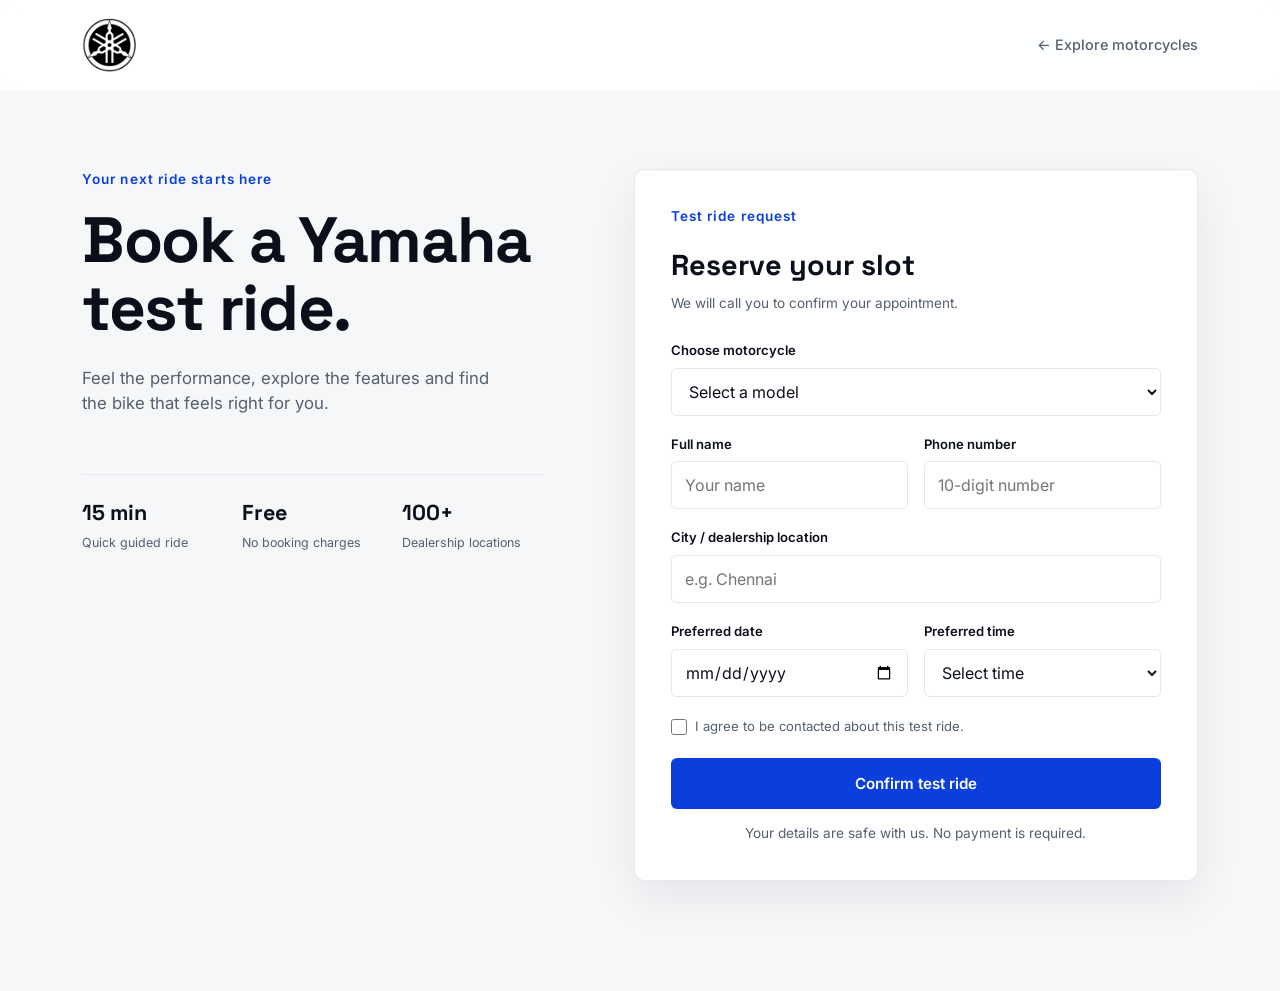
<file: test-ride.html>
<!DOCTYPE html>
<html lang="en">
<head>
  <meta charset="UTF-8">
  <meta name="viewport" content="width=device-width, initial-scale=1.0">
  <title>Book a Test Ride | Yamaha</title>
  <link rel="preconnect" href="https://fonts.googleapis.com">
  <link rel="preconnect" href="https://fonts.gstatic.com" crossorigin>
  <link href="https://fonts.googleapis.com/css2?family=Space+Grotesk:wght@500;600;700&family=Inter:wght@400;500;600&display=swap" rel="stylesheet">
  <link rel="stylesheet" href="style.css">
</head>
<body class="booking-page">
  <header class="navbar" id="navbar">
    <div class="nav-inner">
      <a href="index.html" class="logo" aria-label="Yamaha home">
        <img src="yamaha-logo.png" alt="Yamaha">
      </a>
      <a href="index.html#collection" class="back-link">&larr; Explore motorcycles</a>
    </div>
  </header>

  <main>
    <section class="booking-hero">
      <div class="section-inner booking-layout">
        <div class="booking-intro">
          <p class="eyebrow">Your next ride starts here</p>
          <h1 class="booking-title">Book a Yamaha<br>test ride.</h1>
          <p class="section-text">Feel the performance, explore the features and find the bike that feels right for you.</p>
          <div class="booking-info">
            <div><strong>15 min</strong><span>Quick guided ride</span></div>
            <div><strong>Free</strong><span>No booking charges</span></div>
            <div><strong>100+</strong><span>Dealership locations</span></div>
          </div>
        </div>

        <form class="booking-form" id="bookingForm">
          <div class="form-heading">
            <p class="eyebrow">Test ride request</p>
            <h2>Reserve your slot</h2>
            <p>We will call you to confirm your appointment.</p>
          </div>
          <label for="bike">Choose motorcycle</label>
          <select id="bike" name="bike" required>
            <option value="">Select a model</option>
            <option>R15 V4</option>
            <option>MT-15 V2</option>
            <option>FZ-S FI</option>
            <option>Aerox 155</option>
          </select>
          <div class="form-row">
            <div><label for="name">Full name</label><input id="name" name="name" type="text" placeholder="Your name" required></div>
            <div><label for="phone">Phone number</label><input id="phone" name="phone" type="tel" placeholder="10-digit number" pattern="[0-9]{10}" required></div>
          </div>
          <label for="city">City / dealership location</label>
          <input id="city" name="city" type="text" placeholder="e.g. Chennai" required>
          <div class="form-row">
            <div><label for="date">Preferred date</label><input id="date" name="date" type="date" required></div>
            <div><label for="time">Preferred time</label><select id="time" name="time" required><option value="">Select time</option><option>9:00 AM - 12:00 PM</option><option>12:00 PM - 3:00 PM</option><option>3:00 PM - 6:00 PM</option></select></div>
          </div>
          <label class="checkbox-label"><input type="checkbox" required> I agree to be contacted about this test ride.</label>
          <button class="btn btn-primary form-submit" type="submit">Confirm test ride</button>
          <p class="form-note">Your details are safe with us. No payment is required.</p>
          <div class="booking-success" id="bookingSuccess" role="status" aria-live="polite">
            <strong>Request received!</strong>
            <span>Our Yamaha team will call you shortly to confirm your slot.</span>
          </div>
        </form>
      </div>
    </section>
  </main>
  <script src="script.js"></script>
</body>
</html>
</file>
<file: style.css>
/* ---------- Tokens ---------- */
:root {
  --bg: #ffffff;
  --bg-alt: #f6f7f9;
  --ink: #0b0f19;
  --ink-soft: #55606f;
  --blue: #0a3fdd;
  --blue-dark: #082c9e;
  --line: #e6e8ec;

  --font-head: "Space Grotesk", sans-serif;
  --font-body: "Inter", sans-serif;

  --max-width: 1180px;
  --radius: 10px;
  --transition: 0.25s ease;
}

/* ---------- Reset ---------- */
* { margin: 0; padding: 0; box-sizing: border-box; }

html { scroll-behavior: smooth; }

html, body { overflow-x: hidden; width: 100%; }

body {
  font-family: var(--font-body);
  color: var(--ink);
  background: var(--bg);
  line-height: 1.5;
  -webkit-font-smoothing: antialiased;
}

img { display: block; max-width: 100%; }

a { text-decoration: none; color: inherit; }

ul { list-style: none; }

.section-inner {
  max-width: var(--max-width);
  margin: 0 auto;
  padding: 0 32px;
}

@media (prefers-reduced-motion: reduce) {
  * { animation: none !important; transition: none !important; scroll-behavior: auto !important; }
}

/* ---------- Buttons ---------- */
.btn {
  display: inline-flex;
  align-items: center;
  justify-content: center;
  min-height: 48px;
  padding: 15px 30px;
  font-family: var(--font-body);
  font-weight: 600;
  font-size: 0.95rem;
  border-radius: 6px;
  border: 1.5px solid transparent;
  cursor: pointer;
  transition: transform var(--transition), background var(--transition), color var(--transition), border-color var(--transition);
}

.btn:hover { transform: translateY(-2px); }

.btn-primary {
  background: var(--blue);
  color: #fff;
}
.btn-primary:hover { background: var(--blue-dark); }

.btn-outline {
  background: transparent;
  color: var(--ink);
  border-color: var(--line);
}
.btn-outline:hover { border-color: var(--ink); }

/* ---------- Navbar ---------- */
.navbar {
  position: sticky;
  top: 0;
  z-index: 100;
  width: 100%;
  background: rgba(255, 255, 255, 0.9);
  backdrop-filter: blur(8px);
  border-bottom: 1px solid transparent;
  transition: border-color var(--transition), box-shadow var(--transition);
}

.navbar.scrolled {
  border-bottom-color: var(--line);
  box-shadow: 0 2px 20px rgba(11, 15, 25, 0.04);
}

.nav-inner {
  max-width: var(--max-width);
  margin: 0 auto;
  padding: 18px 32px;
  display: flex;
  align-items: center;
  justify-content: space-between;
}

.logo {
  display: inline-flex;
  align-items: center;
  font-family: var(--font-head);
  font-weight: 700;
  font-size: 1.3rem;
  letter-spacing: 0.06em;
  color: var(--ink);
}

.logo img {
  display: block;
  width: 54px;
  height: 54px;
  object-fit: cover;
  object-position: center;
}

.nav-links {
  display: flex;
  align-items: center;
  gap: 36px;
}

.nav-links a:not(.btn) {
  font-size: 0.95rem;
  font-weight: 500;
  color: var(--ink-soft);
  transition: color var(--transition);
}

.nav-links a:not(.btn):hover { color: var(--ink); }

.nav-cta { padding: 11px 22px; font-size: 0.85rem; }

.hamburger {
  display: none;
  flex-direction: column;
  justify-content: center;
  align-items: center;
  gap: 5px;
  width: 44px;
  height: 44px;
  margin: -6px;
  background: none;
  border: none;
  cursor: pointer;
  flex-shrink: 0;
}

.hamburger span {
  display: block;
  height: 2px;
  width: 22px;
  background: var(--ink);
  transition: transform var(--transition), opacity var(--transition);
}

.hamburger.open span:nth-child(1) { transform: translateY(7px) rotate(45deg); }
.hamburger.open span:nth-child(2) { opacity: 0; }
.hamburger.open span:nth-child(3) { transform: translateY(-7px) rotate(-45deg); }

/* ---------- Hero ---------- */
.hero {
  min-height: calc(100svh - 68px);
  display: flex;
  align-items: center;
  background: var(--bg-alt);
  border-bottom: 1px solid var(--line);
}

.hero-inner {
  max-width: var(--max-width);
  margin: 0 auto;
  padding: 60px 32px;
  display: grid;
  grid-template-columns: 1fr 1fr;
  gap: 48px;
  align-items: center;
}

.eyebrow {
  font-size: 0.85rem;
  font-weight: 600;
  color: var(--blue);
  letter-spacing: 0.08em;
  margin-bottom: 18px;
}

.hero-title {
  font-family: var(--font-head);
  font-weight: 700;
  font-size: clamp(2.6rem, 5vw, 4.2rem);
  line-height: 1.05;
  letter-spacing: -0.01em;
  margin-bottom: 22px;
}

.hero-text {
  color: var(--ink-soft);
  font-size: 1.05rem;
  max-width: 480px;
  margin-bottom: 34px;
}

.hero-actions { display: flex; gap: 16px; flex-wrap: wrap; }

.hero-media { perspective: 1300px; }
.hero-media img { width: 100%; border-radius: var(--radius); transform: perspective(1200px) rotateY(var(--hero-ry, 0deg)) rotateX(var(--hero-rx, 0deg)) translateZ(0); transition: transform 120ms ease-out, filter .4s ease; will-change: transform; filter: drop-shadow(0 24px 25px rgba(11,15,25,.13)); }

/* entrance animation, only on load */
.reveal-init {
  opacity: 0;
  transform: translateY(18px);
  animation: revealUp 0.8s ease forwards;
}
.hero-media.reveal-init { animation-delay: 0.15s; }

@keyframes revealUp {
  to { opacity: 1; transform: translateY(0); }
}

/* scroll reveal for sections */
.reveal {
  opacity: 0;
  transform: translateY(24px);
  transition: opacity 0.6s ease, transform 0.6s ease;
}
.reveal.is-visible {
  opacity: 1;
  transform: translateY(0);
}

/* ---------- Sections ---------- */
.section { padding: 110px 0; }

.section-title {
  font-family: var(--font-head);
  font-weight: 700;
  font-size: clamp(1.8rem, 3vw, 2.4rem);
  letter-spacing: -0.01em;
  margin-bottom: 16px;
}

.section-title.center { text-align: center; margin-bottom: 56px; }

.section-text {
  color: var(--ink-soft);
  font-size: 1.05rem;
  max-width: 440px;
  margin-bottom: 36px;
}

/* Featured motorcycle */
.featured { background: var(--bg); }

.featured-grid {
  display: grid;
  grid-template-columns: 1.1fr 1fr;
  gap: 64px;
  align-items: center;
}

.featured-media {
  position: relative;
  border-radius: var(--radius);
  overflow: hidden;
  border: 1px solid var(--line);
}

.featured-media { perspective: 1400px; background: radial-gradient(circle at 50% 42%, #ffffff 0%, #eef1f5 58%, #dde2ea 100%); }
.featured-3d { min-height: 430px; }
.featured-3d .bike-3d-stage { position: absolute; inset: 0; }
.featured-media img { width: 112%; height: 112%; object-fit: contain; mix-blend-mode: multiply; filter: drop-shadow(0 28px 20px rgba(11,15,25,.18)); }
.featured-media:hover .bike-3d-stage { transform: rotateX(-2deg) rotateY(8deg) translateY(-5px); }
.featured-media:hover img { transform: translateZ(70px) scale(1.025); }

.spec-list {
  display: grid;
  grid-template-columns: 1fr 1fr;
  gap: 24px;
  margin-bottom: 36px;
  padding-top: 24px;
  border-top: 1px solid var(--line);
}

.spec-list li { display: flex; flex-direction: column; gap: 4px; }

.spec-value {
  font-family: var(--font-head);
  font-weight: 700;
  font-size: 1.4rem;
}

.spec-label {
  color: var(--ink-soft);
  font-size: 0.9rem;
}

.link-arrow {
  display: inline-flex;
  align-items: center;
  gap: 8px;
  font-weight: 600;
  color: var(--blue);
  transition: gap var(--transition);
}
.link-arrow:hover { gap: 14px; }

/* Motorcycle collection */
.collection { background: var(--bg-alt); border-top: 1px solid var(--line); }
.section-heading { max-width: 600px; margin-bottom: 42px; }
.section-heading .section-text { margin-bottom: 0; }

.bike-grid {
  display: grid;
  grid-template-columns: repeat(4, 1fr);
  gap: 20px;
}

.bike-card {
  overflow: hidden;
  perspective: 1100px;
  background: var(--bg);
  border: 1px solid var(--line);
  border-radius: var(--radius);
  transition: transform var(--transition), box-shadow var(--transition), border-color var(--transition);
}
.bike-card:hover { transform: translateY(-5px); border-color: var(--blue); box-shadow: 0 14px 30px rgba(10, 63, 221, 0.1); }
.bike-image { height: 250px; position: relative; overflow: hidden; background: radial-gradient(circle at 50% 45%, #ffffff 0%, #eef1f5 58%, #dde2ea 100%); perspective: 1100px; }
.bike-3d-stage { position: absolute; inset: 0; display: grid; place-items: center; transform-style: preserve-3d; transform: translate3d(var(--tx, 0px), var(--ty, 0px), 0) rotateX(var(--rx, 0deg)) rotateY(var(--ry, 0deg)); transition: transform 120ms ease-out; will-change: transform; }
.bike-image img { width: 112%; height: 112%; object-fit: contain; mix-blend-mode: multiply; filter: drop-shadow(0 18px 14px rgba(11,15,25,.16)); transform: translateZ(45px) rotateZ(var(--rz, 0deg)); transition: transform 500ms cubic-bezier(.2,.75,.2,1), filter 500ms ease; }
.bike-card:hover .bike-3d-stage { transform: translate3d(0,-5px,0) rotateX(-3deg) rotateY(7deg); }
.bike-card:hover .bike-image img { transform: translateZ(70px) scale(1.045) rotateZ(-1deg); filter: drop-shadow(0 26px 18px rgba(11,15,25,.2)); }
.bike-tag {
  position: absolute; top: 14px; left: 14px; padding: 5px 9px;
  background: rgba(255, 255, 255, 0.9); border-radius: 4px;
  color: var(--blue); font-size: 0.72rem; font-weight: 600;
}
.bike-card-content { padding: 22px 20px 24px; }
.bike-card h3 { font-family: var(--font-head); font-size: 1.3rem; margin-bottom: 7px; }
.bike-card p { min-height: 48px; color: var(--ink-soft); font-size: 0.88rem; }
.bike-meta { display: flex; gap: 8px; flex-wrap: wrap; padding: 15px 0; margin: 15px 0 18px; border-top: 1px solid var(--line); border-bottom: 1px solid var(--line); color: var(--ink-soft); font-size: 0.75rem; }
.bike-meta span:not(:last-child) { padding-right: 8px; border-right: 1px solid var(--line); }
.bike-card .link-arrow { font-size: 0.88rem; }

/* Test ride booking */
.booking-page { background: var(--bg-alt); }
.back-link { color: var(--ink-soft); font-size: 0.9rem; font-weight: 500; }
.back-link:hover { color: var(--blue); }
.booking-hero { padding: 78px 0 110px; }
.booking-layout { display: grid; grid-template-columns: 0.9fr 1.1fr; gap: 90px; align-items: start; }
.booking-title { font-family: var(--font-head); font-size: clamp(2.6rem, 5vw, 4.2rem); line-height: 1.05; letter-spacing: -0.02em; margin-bottom: 24px; }
.booking-intro .section-text { max-width: 430px; }
.booking-info { display: grid; grid-template-columns: repeat(3, 1fr); gap: 18px; margin-top: 58px; padding-top: 22px; border-top: 1px solid var(--line); }
.booking-info div { display: flex; flex-direction: column; gap: 4px; }
.booking-info strong { font-family: var(--font-head); font-size: 1.35rem; }
.booking-info span { color: var(--ink-soft); font-size: 0.78rem; }
.booking-form { padding: 36px; background: var(--bg); border: 1px solid var(--line); border-radius: var(--radius); box-shadow: 0 18px 45px rgba(11, 15, 25, 0.07); }
.form-heading { margin-bottom: 28px; }
.form-heading h2 { font-family: var(--font-head); font-size: 1.8rem; margin-bottom: 5px; }
.form-heading p:last-child, .form-note { color: var(--ink-soft); font-size: 0.85rem; }
.booking-form label { display: block; margin: 0 0 7px; font-size: 0.82rem; font-weight: 600; }
.booking-form input, .booking-form select { width: 100%; height: 48px; margin-bottom: 19px; padding: 0 13px; border: 1px solid var(--line); border-radius: 5px; background: var(--bg); color: var(--ink); font: inherit; outline: none; }
.booking-form input:focus, .booking-form select:focus { border-color: var(--blue); box-shadow: 0 0 0 3px rgba(10, 63, 221, 0.1); }
.form-row { display: grid; grid-template-columns: 1fr 1fr; gap: 16px; }
.checkbox-label { display: flex !important; align-items: center; gap: 8px; color: var(--ink-soft); font-weight: 400 !important; margin: 1px 0 22px !important; }
.checkbox-label input { width: 16px; height: 16px; margin: 0; accent-color: var(--blue); }
.form-submit { width: 100%; }
.form-note { text-align: center; margin-top: 14px; }
.booking-success { display: none; margin-top: 18px; padding: 14px 16px; border-radius: 5px; background: #eaf8ef; color: #17683a; font-size: 0.88rem; }
.booking-success.show { display: flex; flex-direction: column; gap: 2px; }

/* Why choose Yamaha */
.features { background: var(--bg-alt); border-top: 1px solid var(--line); border-bottom: 1px solid var(--line); }

.feature-grid {
  display: grid;
  grid-template-columns: repeat(4, 1fr);
  gap: 24px;
}

.feature-card {
  background: var(--bg);
  border: 1px solid var(--line);
  border-radius: var(--radius);
  padding: 32px 26px;
  transition: border-color var(--transition), box-shadow var(--transition);
}

.feature-card:hover {
  border-color: var(--blue);
  box-shadow: 0 12px 30px rgba(10, 63, 221, 0.08);
}

.feature-icon {
  width: 34px;
  height: 34px;
  color: var(--blue);
  margin-bottom: 20px;
}

.feature-card h3 {
  font-family: var(--font-head);
  font-size: 1.1rem;
  font-weight: 600;
  margin-bottom: 8px;
}

.feature-card p {
  color: var(--ink-soft);
  font-size: 0.95rem;
}

/* CTA */
.cta {
  background: var(--ink);
  padding: 100px 0;
  position: relative;
  border-bottom: 3px solid var(--blue);
}

.cta-inner {
  text-align: center;
  display: flex;
  flex-direction: column;
  align-items: center;
}

.cta-title {
  font-family: var(--font-head);
  font-weight: 700;
  font-size: clamp(2rem, 4vw, 3rem);
  color: #fff;
  margin-bottom: 14px;
}

.cta-text {
  color: #a7afc0;
  font-size: 1.05rem;
  margin-bottom: 32px;
}

/* ---------- Footer ---------- */
.footer {
  background: var(--bg);
  border-top: 1px solid var(--line);
  padding: 64px 0 28px;
}

.footer-grid {
  display: grid;
  grid-template-columns: 1.4fr 1fr 1fr;
  gap: 40px;
  padding-bottom: 40px;
}

.footer-logo { margin-bottom: 14px; }
.footer-logo img { width: 64px; height: 64px; }

.footer-text {
  color: var(--ink-soft);
  font-size: 0.95rem;
  max-width: 320px;
}

.footer-links, .footer-social {
  display: flex;
  flex-direction: column;
  gap: 12px;
}

.footer-links a, .footer-social a {
  color: var(--ink-soft);
  font-size: 0.95rem;
  transition: color var(--transition);
}

.footer-links a:hover, .footer-social a:hover { color: var(--blue); }

.copyright {
  text-align: center;
  padding-top: 24px;
  border-top: 1px solid var(--line);
  color: var(--ink-soft);
  font-size: 0.85rem;
}

/* ---------- Responsive ---------- */
@media (max-width: 1024px) {
  .section { padding: 88px 0; }
  .hero-inner { gap: 36px; }
  .featured-grid { gap: 40px; }
  .feature-grid { grid-template-columns: repeat(2, 1fr); }
}

@media (max-width: 860px) {
  .nav-links {
    position: fixed;
    top: 65px;
    left: 0;
    right: 0;
    max-height: calc(100svh - 65px);
    overflow-y: auto;
    flex-direction: column;
    align-items: stretch;
    gap: 0;
    background: var(--bg);
    border-bottom: 1px solid var(--line);
    box-shadow: 0 12px 24px rgba(11, 15, 25, 0.06);
    padding: 8px 24px 24px;
    transform: translateY(-8px);
    opacity: 0;
    visibility: hidden;
    pointer-events: none;
    transition: opacity var(--transition), transform var(--transition), visibility var(--transition);
  }

  .nav-links.open {
    transform: translateY(0);
    opacity: 1;
    visibility: visible;
    pointer-events: auto;
  }

  .nav-links a:not(.btn) {
    width: 100%;
    padding: 16px 2px;
    font-size: 1.02rem;
    border-bottom: 1px solid var(--line);
  }

  .nav-cta { margin-top: 18px; width: 100%; }

  .hamburger { display: flex; }

  .hero { min-height: auto; padding: 20px 0 8px; }
  .hero-inner { grid-template-columns: 1fr; text-align: left; padding: 44px 24px; gap: 40px; }
  .hero-media { order: -1; }
  .hero-text { max-width: 100%; }
  .hero-actions { gap: 14px; }

  .section { padding: 68px 0; }
  .section-inner { padding: 0 24px; }

  .featured-grid { grid-template-columns: 1fr; gap: 32px; }
  .section-text { max-width: 100%; }
  .bike-grid { grid-template-columns: repeat(2, 1fr); }

  .feature-grid { grid-template-columns: 1fr; gap: 18px; }
  .feature-card { padding: 28px 24px; }

  .cta { padding: 76px 0; }
  .booking-hero { padding: 54px 0 76px; }
  .booking-layout { grid-template-columns: 1fr; gap: 42px; }
  .booking-info { margin-top: 36px; }
  .footer-grid { grid-template-columns: 1fr; gap: 32px; padding-bottom: 32px; }
  .footer-text { max-width: 100%; }
}

@media (max-width: 480px) {
  .section-inner { padding: 0 20px; }
  .nav-inner { padding: 14px 20px; }
  .logo img { width: 46px; height: 46px; }

  .hero-inner { padding: 36px 20px; gap: 32px; }
  .hero-title { font-size: clamp(2.1rem, 9vw, 2.6rem); }
  .hero-text { font-size: 1rem; }
  .hero-actions { flex-direction: column; align-items: stretch; }

  .section { padding: 56px 0; }
  .section-title { font-size: 1.6rem; }
  .section-title.center { margin-bottom: 36px; }

  .spec-list { grid-template-columns: 1fr 1fr; gap: 18px 16px; }
  .spec-value { font-size: 1.2rem; }
  .bike-grid { grid-template-columns: 1fr; }
  .bike-image { height: 250px; }

  .cta { padding: 64px 0; }
  .cta-title { font-size: 1.9rem; }
  .booking-title { font-size: 2.6rem; }
  .booking-form { padding: 24px 20px; }
  .booking-info { gap: 10px; }
  .booking-info strong { font-size: 1.15rem; }
  .booking-info span { font-size: 0.7rem; }

  .btn { width: 100%; }

  .footer { padding: 48px 0 24px; }
}

@media (max-width: 360px) {
  .hero-title { font-size: 2rem; }
  .spec-list { grid-template-columns: 1fr; }
}

/* ---------- Hero R15 scroll-controlled product orbit ---------- */
.hero {
  min-height: 175svh;
  position: relative;
  overflow: clip;
}

.hero-inner {
  position: sticky;
  top: 68px;
  min-height: calc(100svh - 68px);
  height: calc(100svh - 68px);
}

.hero-media {
  position: relative;
  height: min(72vh, 700px);
  min-height: 460px;
  display: grid;
  place-items: center;
  perspective: 1800px;
  isolation: isolate;
}

.hero-media::before {
  content: "R15 V4 • INTENSITY WHITE";
  position: absolute;
  top: 4%;
  right: 2%;
  z-index: 6;
  padding: 8px 12px;
  border: 1px solid rgba(11,15,25,.1);
  border-radius: 999px;
  background: rgba(255,255,255,.72);
  backdrop-filter: blur(12px);
  color: #5c6572;
  font-size: .64rem;
  font-weight: 800;
  letter-spacing: .12em;
}

.hero-orbit-glow {
  position: absolute;
  width: 76%;
  aspect-ratio: 1;
  border-radius: 50%;
  background: radial-gradient(circle, rgba(10,63,221,.14) 0%, rgba(10,63,221,.055) 38%, transparent 70%);
  filter: blur(10px);
  transform: translateZ(-100px);
  pointer-events: none;
}

.hero-orbit-ring {
  position: absolute;
  width: 78%;
  max-width: 560px;
  aspect-ratio: 2.7 / 1;
  border: 1px solid rgba(10,63,221,.13);
  border-radius: 50%;
  transform: rotateX(64deg) translateZ(-20px);
  pointer-events: none;
}
.hero-orbit-ring-b { width: 61%; opacity: .55; transform: rotateX(64deg) translateZ(-42px); }

.hero-bike-stage {
  position: relative;
  width: min(100%, 650px);
  height: min(100%, 620px);
  display: grid;
  place-items: center;
  transform-style: preserve-3d;
}

.hero-bike-model {
  position: relative;
  width: 92%;
  max-width: 650px;
  transform-style: preserve-3d;
  will-change: transform;
  transform: rotateY(var(--hero-orbit, 0deg)) rotateX(var(--hero-tilt, 0deg)) translateZ(30px) scale(var(--hero-scale, 1));
  transition: transform 80ms linear;
}

.hero-bike-model .hero-img {
  position: absolute;
  inset: 0;
  width: 100%;
  height: auto;
  object-fit: contain;
  border-radius: 0;
  filter: drop-shadow(0 28px 26px rgba(11,15,25,.18));
  mix-blend-mode: multiply;
  backface-visibility: hidden;
  transform-style: preserve-3d;
}

.hero-bike-model::before {
  content: "";
  display: block;
  padding-top: 83.375%;
}

.hero-img-front { transform: rotateY(0deg) translateZ(1px); }
.hero-img-back { transform: rotateY(180deg) scaleX(-1) translateZ(1px); }

.hero-bike-shadow {
  position: absolute;
  width: 68%;
  height: 9%;
  left: 16%;
  bottom: 10%;
  border-radius: 50%;
  background: rgba(11,15,25,.22);
  filter: blur(22px);
  transform: rotateX(72deg) translateZ(-90px);
  transition: transform 120ms ease-out, opacity 120ms ease-out;
  pointer-events: none;
}

.hero-rotate-hint {
  position: absolute;
  left: 2%;
  bottom: 4%;
  z-index: 7;
  display: grid;
  grid-template-columns: auto auto;
  align-items: center;
  column-gap: 9px;
  padding: 10px 13px;
  border: 1px solid rgba(11,15,25,.1);
  border-radius: 12px;
  background: rgba(255,255,255,.74);
  backdrop-filter: blur(12px);
  color: #687281;
  font-size: .68rem;
  font-weight: 700;
  letter-spacing: .06em;
  text-transform: uppercase;
  box-shadow: 0 12px 28px rgba(11,15,25,.07);
}
.hero-rotate-icon { grid-row: span 2; font-size: 1.25rem; color: var(--blue); }
.hero-rotate-hint strong { color: var(--ink); font-size: .72rem; }

.hero-scroll-progress {
  position: absolute;
  left: 50%;
  bottom: 18px;
  z-index: 8;
  width: 150px;
  height: 3px;
  transform: translateX(-50%);
  background: rgba(11,15,25,.1);
  border-radius: 999px;
  overflow: hidden;
}
.hero-scroll-progress span { display: block; width: 100%; height: 100%; transform-origin: left; transform: scaleX(0); background: var(--blue); }

@media (max-width: 860px) {
  .hero { min-height: 150svh; }
  .hero-inner { top: 65px; min-height: calc(100svh - 65px); height: calc(100svh - 65px); }
  .hero-media { min-height: 360px; height: 50vh; }
  .hero-bike-model { width: 100%; }
  .hero-orbit-ring { width: 92%; }
  .hero-media::before { top: 0; right: 0; }
  .hero-rotate-hint { left: 0; bottom: 0; }
}

@media (max-width: 480px) {
  .hero { min-height: 138svh; }
  .hero-media { min-height: 300px; height: 43vh; }
  .hero-bike-model { width: 108%; }
  .hero-media::before { font-size: .55rem; padding: 7px 9px; }
  .hero-rotate-hint { font-size: .6rem; padding: 8px 10px; }
  .hero-scroll-progress { width: 110px; }
}

/* Keep the hero in the normal two-column layout after removing the orbit effect. */
.hero {
  min-height: calc(100svh - 68px);
  position: static;
  overflow: visible;
}

.hero-inner {
  position: static;
  min-height: 0;
  height: auto;
}

.hero-media {
  height: auto;
  min-height: 0;
  display: block;
}

@media (max-width: 860px) {
  .hero { min-height: auto; }
  .hero-inner { min-height: 0; height: auto; }
  .hero-media { min-height: 0; height: auto; }
}
</file>
